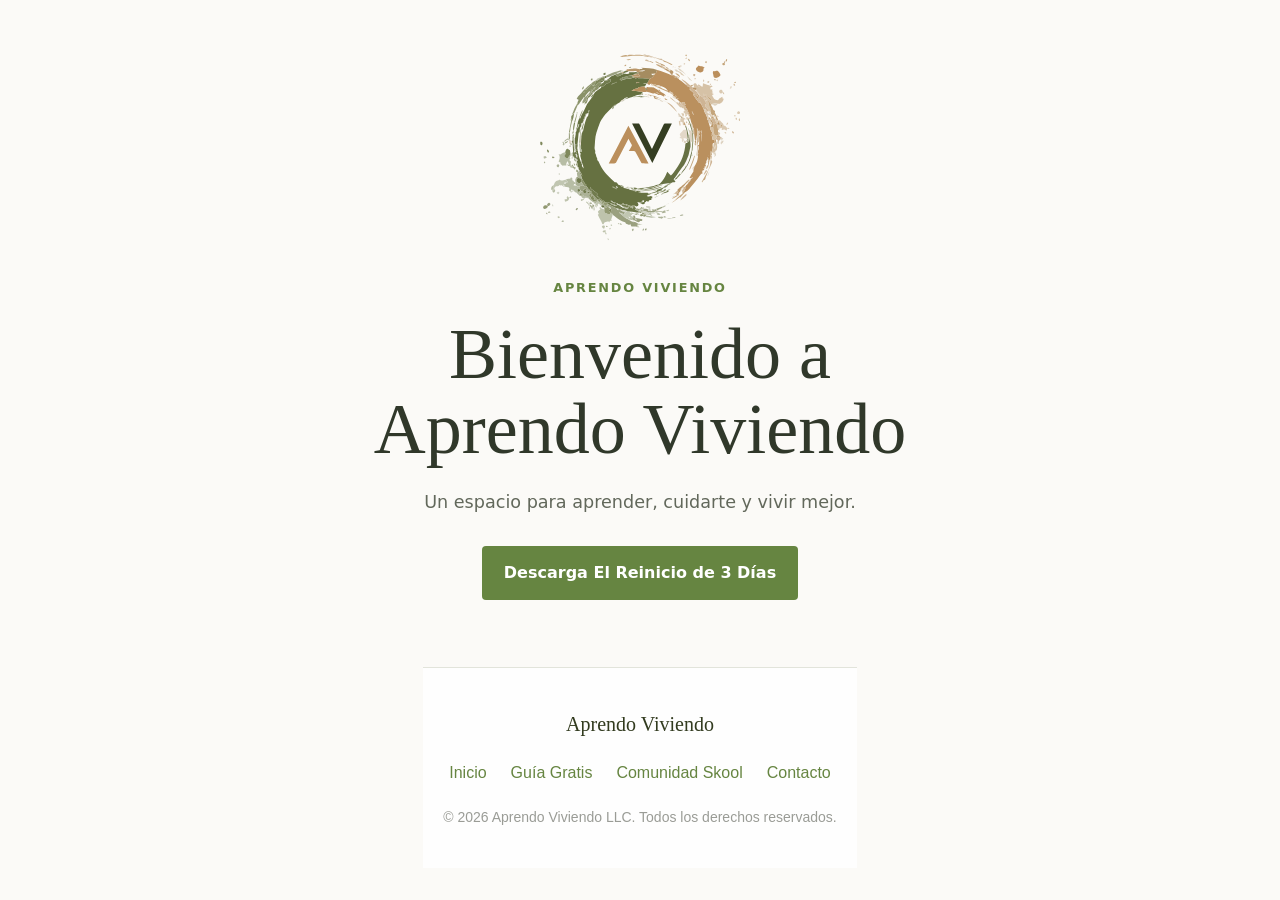
<file: index.html>
<!doctype html>
<html lang="es">
<head>
  <meta charset="utf-8">
  <meta name="viewport" content="width=device-width, initial-scale=1">
  <meta name="description" content="Aprendo Viviendo: ideas y recursos para vivir con más bienestar.">
  <meta name="theme-color" content="#668541">
  <title>Aprendo Viviendo</title>
  <!-- Instagram / iMessage Link Preview Icon -->
  <link rel="apple-touch-icon" sizes="180x180" href="/assets/favicon/apple-touch-icon.png">
  <link rel="icon" type="image/png" sizes="32x32" href="/assets/favicon/favicon-32x32.png">
  <link rel="icon" type="image/png" sizes="16x16" href="/assets/favicon/favicon-16x16.png">
  <link rel="manifest" href="/assets/favicon/site.webmanifest">
  <link rel="canonical" href="https://YOUR_DOMAIN.com/" />
  <link rel="stylesheet" href="/styles.css">
  <style>
    :root {
      color-scheme: light;
      --green: #668541;
      --brown: #bb8f60;
      --ink: #30382a;
      --paper: #fbfaf7;
    }

    * { box-sizing: border-box; }

    body {
      display: grid;
      min-height: 100vh;
      margin: 0;
      padding: 32px 20px;
      place-items: center;
      background: var(--paper);
      color: var(--ink);
      font-family: system-ui, sans-serif;
      text-align: center;
    }

    main { max-width: 640px; }

    .hero-logo {
      display: block;
      width: 200px;
      height: 200px;
      margin: 0 auto 24px;
      object-fit: cover;
    }

    .brand {
      margin: 0 0 18px;
      color: var(--green);
      font-size: 0.8rem;
      font-weight: 700;
      letter-spacing: 0.14em;
      text-transform: uppercase;
    }

    h1 {
      margin: 0;
      font-family: Georgia, serif;
      font-size: clamp(2.5rem, 8vw, 4.5rem);
      font-weight: 500;
      line-height: 1.05;
    }

    .welcome {
      margin: 20px 0 30px;
      color: #62685b;
      font-size: 1.1rem;
      line-height: 1.6;
    }

    .cta {
      display: inline-block;
      padding: 14px 22px;
      border-radius: 4px;
      background: var(--green);
      color: #fff;
      font-weight: 700;
      text-decoration: none;
    }

    .cta:hover, .cta:focus-visible { background: var(--brown); }
  </style>
  <script async src="https://www.googletagmanager.com/gtag/js?id=G-STF9F81YH5"></script>
  <script>
    window.dataLayer = window.dataLayer || [];
    function gtag(){dataLayer.push(arguments);}
    gtag('js', new Date());
    gtag('config', 'G-STF9F81YH5');
  </script>
</head>
<body>
  <main>
    <img class="hero-logo" src="/assets/logo.svg" width="200" height="200" alt="Aprendo Viviendo Logo" fetchpriority="high" loading="eager">
    <p class="brand">Aprendo Viviendo</p>
    <h1>Bienvenido a Aprendo Viviendo</h1>
    <p class="welcome">Un espacio para aprender, cuidarte y vivir mejor.</p>
    <a class="cta" href="/reinicio-3-dias/">Descarga El Reinicio de 3 Días</a>
  </main>

  <footer class="site-footer">
    <div class="footer-content">
      <p class="footer-brand">Aprendo Viviendo</p>
      <div class="footer-links">
        <a href="/">Inicio</a>
        <a href="/reinicio-3-dias/">Guía Gratis</a>
        <a href="https://www.skool.com/aprendo-viviendo-comunidad-7021/about" target="_blank" rel="noopener">Comunidad Skool</a>
        <a href="mailto:hola@aprendoviviendo.com">Contacto</a>
      </div>
      <p class="footer-copy">&copy; 2026 Aprendo Viviendo LLC. Todos los derechos reservados.</p>
    </div>
  </footer>
</body>
</html>
</file>
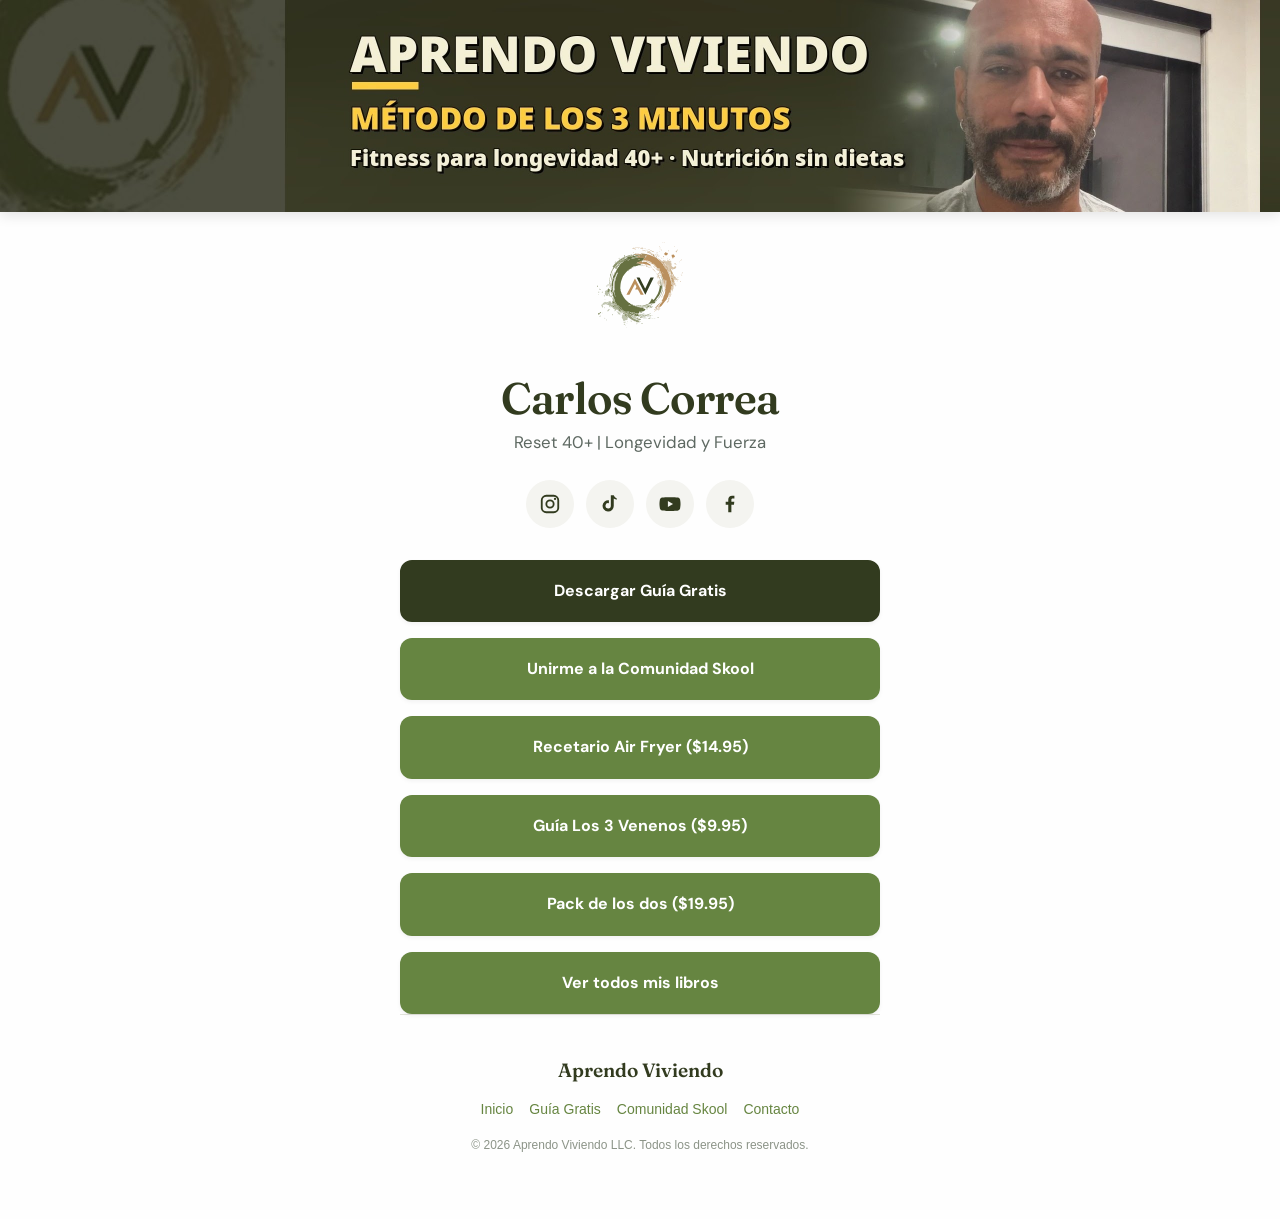
<file: links/index.html>
<!doctype html>
<html lang="es">
<head>
  <meta charset="utf-8">
  <meta name="viewport" content="width=device-width, initial-scale=1">
  <meta name="theme-color" content="#fefefe">
  <meta name="description" content="Sigue a Carlos Correa y descubre recursos sobre longevidad y fuerza en Aprendo Viviendo.">
  <title>Carlos Correa | Aprendo Viviendo</title>
  
  <!-- Fonts -->
  <link rel="preconnect" href="https://fonts.googleapis.com">
  <link rel="preconnect" href="https://fonts.gstatic.com" crossorigin>
  <link href="https://fonts.googleapis.com/css2?family=DM+Sans:wght@400;500;600;700&family=Fraunces:opsz,wght@9..144,500;9..144,600;9..144,700&display=swap" rel="stylesheet">

  <!-- Icons -->
  <link rel="apple-touch-icon" sizes="180x180" href="/assets/favicon/apple-touch-icon.png">
  <link rel="icon" type="image/png" sizes="32x32" href="/assets/favicon/favicon-32x32.png">
  <link rel="icon" type="image/png" sizes="16x16" href="/assets/favicon/favicon-16x16.png">
  
  <link rel="stylesheet" href="/styles.css">
  <link rel="stylesheet" href="styles.css">
  
  <script async src="https://www.googletagmanager.com/gtag/js?id=G-STF9F81YH5"></script>
  <script>
    window.dataLayer = window.dataLayer || [];
    function gtag(){dataLayer.push(arguments);}
    gtag('js', new Date());
    gtag('config', 'G-STF9F81YH5');
  </script>
</head>
<body>
  <main class="profile">
    <!-- Hero Banner -->
    <a href="/" aria-label="Aprendo Viviendo Inicio" class="hero-banner-link">
      <img src="/assets/banner.jpg" alt="Aprendo Viviendo - Método de los 3 Minutos" class="hero-banner-img">
    </a>
    <header class="profile-header">
      <a href="/" aria-label="Aprendo Viviendo, inicio"><img class="logo" src="/assets/logo.svg" width="144" height="144" alt="Aprendo Viviendo"></a>
      <h1>Carlos Correa</h1>
      <p class="subtitle">Reset 40+ | Longevidad y Fuerza</p>
    </header>

    <nav class="social-links" aria-label="Redes sociales de Carlos Correa">
      <a class="social-icon" href="https://www.instagram.com/aprendo_viviendo777" target="_blank" rel="noopener" aria-label="Instagram">
        <svg viewBox="0 0 24 24" aria-hidden="true" focusable="false">
          <rect x="3" y="3" width="18" height="18" rx="5" fill="none" stroke="currentColor" stroke-width="2"></rect>
          <circle cx="12" cy="12" r="4" fill="none" stroke="currentColor" stroke-width="2"></circle>
          <circle cx="17.5" cy="6.5" r="1.25" fill="currentColor"></circle>
        </svg>
      </a>
      <a class="social-icon" href="https://www.tiktok.com/@aprendoviviendo" target="_blank" rel="noopener" aria-label="TikTok">
        <svg viewBox="0 0 24 24" aria-hidden="true" focusable="false">
          <path fill="currentColor" d="M19.6 7.1a5.7 5.7 0 0 1-3.5-1.2v8.2a6.1 6.1 0 1 1-5.3-6.1v3.2a2.9 2.9 0 1 0 2.1 2.8V2.5h3.2a5.7 5.7 0 0 0 3.5 3.7v.9Z"></path>
        </svg>
      </a>
      <a class="social-icon" href="https://www.youtube.com/@AprendoViviendo" target="_blank" rel="noopener" aria-label="YouTube">
        <svg viewBox="0 0 24 24" aria-hidden="true" focusable="false">
          <path fill="currentColor" d="M23 7.1a3 3 0 0 0-2.1-2.1C19.1 4.5 12 4.5 12 4.5s-7.1 0-8.9.5A3 3 0 0 0 1 7.1 31 31 0 0 0 .5 12a31 31 0 0 0 .5 4.9 3 3 0 0 0 2.1 2.1c1.8.5 8.9.5 8.9.5s7.1 0 8.9-.5a3 3 0 0 0 2.1-2.1 31 31 0 0 0 .5-4.9 31 31 0 0 0-.5-4.9ZM9.7 15.2V8.8l5.6 3.2-5.6 3.2Z"></path>
        </svg>
      </a>
      <a class="social-icon" href="https://www.facebook.com/AprendoViviendoFB" target="_blank" rel="noopener" aria-label="Facebook">
        <svg viewBox="0 0 24 24" aria-hidden="true" focusable="false">
          <path fill="currentColor" d="M13.5 21v-8.2h2.8l.4-3.2h-3.2V7.5c0-.9.3-1.5 1.6-1.5h1.7V3.1c-.3 0-1.3-.1-2.5-.1-2.5 0-4.2 1.5-4.2 4.3v2.3H7.3v3.2h2.8V21h3.4Z"></path>
        </svg>
      </a>
    </nav>

    <nav class="links" aria-label="Enlaces de Carlos Correa">
      <a class="link-button link-button-primary" href="https://aprendoviviendo.com/reinicio-3-dias/">Descargar Guía Gratis</a>
      <a class="link-button" href="https://www.skool.com/aprendo-viviendo-comunidad-7021/about">Unirme a la Comunidad Skool</a>
      <a class="link-button" href="https://gumroad.com/l/recetario-air-fryer">Recetario Air Fryer ($14.95)</a>
      <a class="link-button" href="https://gumroad.com/l/guia-3-venenos">Guía Los 3 Venenos ($9.95)</a>
      <a class="link-button" href="https://gumroad.com/l/pack-sin-dietas">Pack de los dos ($19.95)</a>
      <a class="link-button" href="https://gumroad.com/aprender31">Ver todos mis libros</a>
    </nav>

    <footer class="site-footer">
      <div class="footer-content">
        <p class="footer-brand">Aprendo Viviendo</p>
        <div class="footer-links">
          <a href="/">Inicio</a>
          <a href="/reinicio-3-dias/">Guía Gratis</a>
          <a href="https://www.skool.com/aprendo-viviendo-comunidad-7021/about" target="_blank" rel="noopener">Comunidad Skool</a>
          <a href="mailto:hola@aprendoviviendo.com">Contacto</a>
        </div>
        <p class="footer-copy">&copy; 2026 Aprendo Viviendo LLC. Todos los derechos reservados.</p>
      </div>
    </footer>
  </main>
</body>
</html>
</file>
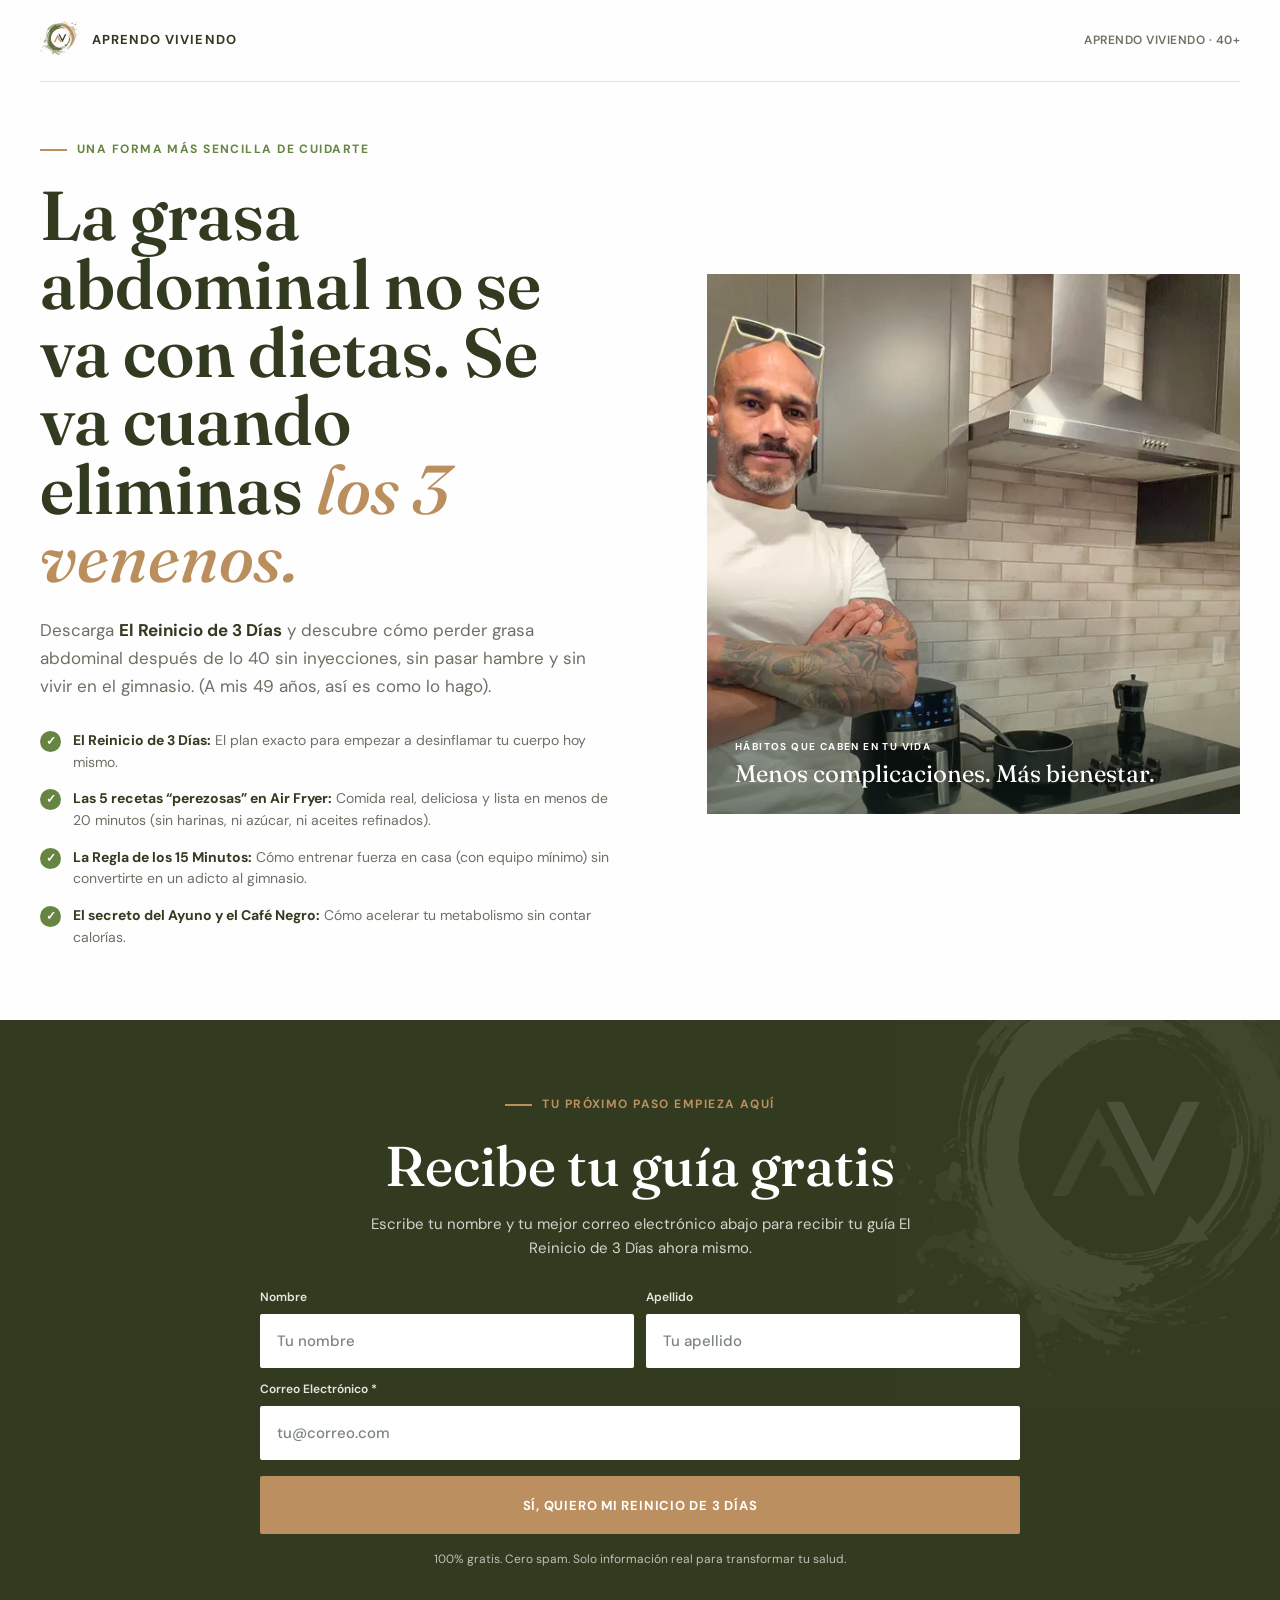
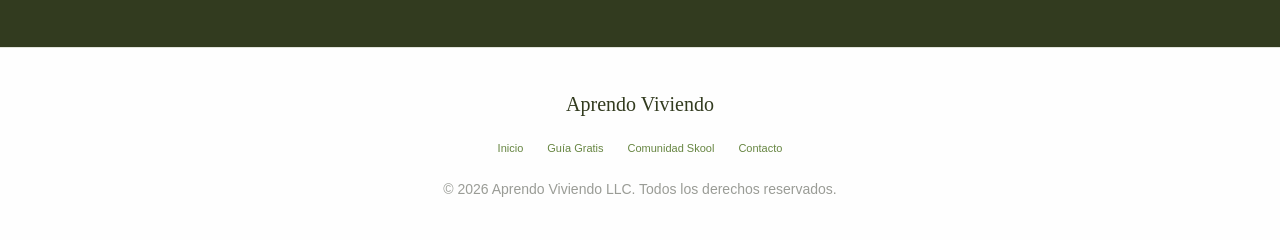
<file: reinicio-3-dias/index.html>
<!doctype html>
<html lang="es">
<head>
  <meta charset="utf-8">
  <meta name="viewport" content="width=device-width, initial-scale=1">
  <meta name="theme-color" content="#fefefe">
  <meta name="description" content="Descarga El Reinicio de 3 Días: Una guía gratuita para perder grasa abdominal después de lo 40 sin inyecciones, pasar hambre ni vivir en el gimnasio.">
  <meta name="robots" content="noindex, nofollow">
  <title>El Reinicio de 3 Días | Aprendo Viviendo</title>
  <!-- Instagram / iMessage Link Preview Icon -->
  <link rel="apple-touch-icon" sizes="180x180" href="/assets/favicon/apple-touch-icon.png">
  <link rel="icon" type="image/png" sizes="32x32" href="/assets/favicon/favicon-32x32.png">
  <link rel="icon" type="image/png" sizes="16x16" href="/assets/favicon/favicon-16x16.png">
  <link rel="manifest" href="/assets/favicon/site.webmanifest">
  <link rel="preconnect" href="https://fonts.googleapis.com">
  <link rel="preconnect" href="https://fonts.gstatic.com" crossorigin>
  <link href="https://fonts.googleapis.com/css2?family=DM+Sans:wght@400;500;600;700&family=Fraunces:opsz,wght@9..144,500;9..144,600;9..144,700&display=swap" rel="stylesheet">
  <link rel="stylesheet" href="/styles.css">
  <link rel="stylesheet" href="styles.css">
  <script async src="https://www.googletagmanager.com/gtag/js?id=G-STF9F81YH5"></script>
  <script>
    window.dataLayer = window.dataLayer || [];
    function gtag(){dataLayer.push(arguments);}
    gtag('js', new Date());
    gtag('config', 'G-STF9F81YH5');
  </script>
</head>
<body>
  <header class="topbar">
    <a class="brand" href="/" aria-label="Aprendo Viviendo, inicio">
      <img class="brand-logo" src="/assets/logo.svg" width="40" height="40" alt="Aprendo Viviendo Logo">
      <span>Aprendo Viviendo</span>
    </a>
    <span class="top-note">Aprendo Viviendo · 40+</span>
  </header>

  <main>
    <section class="hero" id="inicio" aria-labelledby="hero-title">
      <div class="hero-copy">
        <p class="eyebrow">Una forma más sencilla de cuidarte</p>
        <h1 id="hero-title">La grasa abdominal no se va con dietas. Se va cuando eliminas <em>los 3 venenos.</em></h1>
        <p class="intro">Descarga <strong>El Reinicio de 3 Días</strong> y descubre cómo perder grasa abdominal después de lo 40 sin inyecciones, sin pasar hambre y sin vivir en el gimnasio. (A mis 49 años, así es como lo hago).</p>

        <ul class="benefits">
          <li><span class="check" aria-hidden="true">✓</span><span><strong>El Reinicio de 3 Días:</strong> El plan exacto para empezar a desinflamar tu cuerpo hoy mismo.</span></li>
          <li><span class="check" aria-hidden="true">✓</span><span><strong>Las 5 recetas “perezosas” en Air Fryer:</strong> Comida real, deliciosa y lista en menos de 20 minutos (sin harinas, ni azúcar, ni aceites refinados).</span></li>
          <li><span class="check" aria-hidden="true">✓</span><span><strong>La Regla de los 15 Minutos:</strong> Cómo entrenar fuerza en casa (con equipo mínimo) sin convertirte en un adicto al gimnasio.</span></li>
          <li><span class="check" aria-hidden="true">✓</span><span><strong>El secreto del Ayuno y el Café Negro:</strong> Cómo acelerar tu metabolismo sin contar calorías.</span></li>
        </ul>
      </div>

      <div class="hero-photo">
        <picture>
          <source type="image/webp" media="(max-width: 560px)" srcset="/assets/carlos-en-cocina-small.webp 600w, /assets/carlos-en-cocina-medium.webp 900w, /assets/carlos-en-cocina-large.webp 1200w" sizes="calc(100vw - 40px)">
          <source type="image/webp" media="(max-width: 850px)" srcset="/assets/carlos-en-cocina-small.webp 600w, /assets/carlos-en-cocina-medium.webp 900w, /assets/carlos-en-cocina-large.webp 1200w" sizes="calc(100vw - 64px)">
          <source type="image/webp" srcset="/assets/carlos-en-cocina-small.webp 600w, /assets/carlos-en-cocina-medium.webp 900w, /assets/carlos-en-cocina-large.webp 1200w" sizes="550px">
          <img src="/assets/carlos-en-cocina.jpg" alt="Carlos en su cocina" width="1200" height="1600" fetchpriority="high" loading="eager">
        </picture>
        <div class="photo-caption"><span>Hábitos que caben en tu vida</span>Menos complicaciones. Más bienestar.</div>
      </div>
    </section>

    <section class="signup" id="guia" aria-labelledby="signup-title">
      <div class="signup-inner">
        <p class="eyebrow">Tu próximo paso empieza aquí</p>
        <h2 id="signup-title">Recibe tu guía gratis</h2>
        <p class="signup-copy">Escribe tu nombre y tu mejor correo electrónico abajo para recibir tu guía El Reinicio de 3 Días ahora mismo.</p>

        <form id="loops-form" class="signup-form">
          <label for="firstName">Nombre
            <input id="firstName" name="firstName" type="text" autocomplete="given-name" placeholder="Tu nombre" required>
          </label>
          <label for="lastName">Apellido
            <input id="lastName" name="lastName" type="text" autocomplete="family-name" placeholder="Tu apellido" required>
          </label>
          <label class="full-width" for="email">Correo Electrónico *
            <input id="email" name="email" type="email" autocomplete="email" placeholder="tu@correo.com" required>
          </label>
          
          <!-- IMPORTANT: Replace this value with your actual Loops Mailing List ID -->
          <input type="hidden" name="mailingLists" value="cmwevjjm6kmm10jzv045dduwr">
          
          <button id="loops-submit-btn" type="submit">Sí, quiero mi Reinicio de 3 Días</button>
          <p id="form-message" style="display: none; margin-top: 15px; font-weight: bold; text-align: center;"></p>
        </form>
        <p class="trust">100% gratis. Cero spam. Solo información real para transformar tu salud.</p>
      </div>
    </section>
  </main>

  <footer class="site-footer">
    <div class="footer-content">
      <p class="footer-brand">Aprendo Viviendo</p>
      <div class="footer-links">
        <a href="/">Inicio</a>
        <a href="/reinicio-3-dias/">Guía Gratis</a>
        <a href="https://www.skool.com/aprendo-viviendo-comunidad-7021/about" target="_blank" rel="noopener">Comunidad Skool</a>
        <a href="mailto:hola@aprendoviviendo.com">Contacto</a>
      </div>
      <p class="footer-copy">&copy; 2026 Aprendo Viviendo LLC. Todos los derechos reservados.</p>
    </div>
  </footer>
  
  <script src="script.js"></script>
</body>
</html>
</file>
<file: styles.css>
/* Global CSS Resets and Defaults */
* {
  margin: 0;
  padding: 0;
  box-sizing: border-box;
}

html {
  scroll-behavior: smooth;
}

body {
  line-height: 1.6;
}

img, picture, video, canvas, svg {
  display: block;
  max-width: 100%;
  height: auto;
}

button, input, optgroup, select, textarea {
  font-family: inherit;
}

p, h1, h2, h3, h4, h5, h6 {
  overflow-wrap: break-word;
}

a {
  color: inherit;
  text-decoration: inherit;
}

/* Global Site Footer */
.site-footer {
  background: #fefefe;
  border-top: 1px solid #e2e4db;
  color: #6b7264;
  font-family: Helvetica, Arial, sans-serif;
  padding: 40px 20px;
  text-align: center;
  margin-top: auto;
}

.footer-content {
  max-width: 1200px;
  margin: 0 auto;
}

.footer-brand {
  margin: 0 0 20px;
  font-family: Georgia, serif;
  font-size: 1.25rem;
  font-weight: 500;
  color: #323b1f;
}

.footer-links {
  display: flex;
  flex-wrap: wrap;
  justify-content: center;
  gap: 24px;
  margin: 0 0 20px;
}

.footer-links a {
  color: #668541;
  text-decoration: none;
  font-weight: 500;
  transition: color 150ms ease;
}

.footer-links a:hover,
.footer-links a:focus-visible {
  color: #bb8f60;
}

.footer-links a:focus-visible {
  outline: 2px solid #323b1f;
  outline-offset: 2px;
  border-radius: 2px;
}

.footer-copy {
  margin: 0;
  font-size: 0.875rem;
  color: #9a9c96;
}

@media (max-width: 480px) {
  .site-footer {
    padding: 32px 16px;
  }

  .footer-links {
    gap: 16px;
    font-size: 0.95rem;
  }
}
</file>
<file: links/styles.css>
:root {
  color-scheme: light;
  --background: #fefefe;
  --text: #323b1f;
  --green: #668541;
  --brown: #bb8f60;
  --line: #e2e4db;
  --serif: "Fraunces", Georgia, serif;
  --sans: "DM Sans", sans-serif;
}

* {
  box-sizing: border-box;
}

body {
  display: grid;
  min-height: 100vh;
  margin: 0;
  padding: 0 20px 24px;
  place-items: center;
  background: var(--background);
  color: var(--text);
  font-family: var(--sans);
  text-align: center;
  -webkit-font-smoothing: antialiased;
}

.hero-banner-link {
  display: block;
  width: 100vw;
  max-width: 100vw;
  position: relative;
  left: 50%;
  right: 50%;
  margin-left: -50vw;
  margin-right: -50vw;
  overflow: hidden;
}

.hero-banner-img {
  width: 100%;
  max-width: 100%;
  height: auto;
  display: block;
  border-radius: 0;
  margin-bottom: 24px;
  box-shadow: 0 4px 12px rgba(0,0,0,0.1);
}

.profile {
  width: min(100%, 480px);
  margin: auto;
}

.profile-header {
  margin-top: 0;
  margin-bottom: 24px;
}

.logo {
  display: block;
  width: 110px;
  height: 110px;
  margin: 0 auto 28px;
  border-radius: 50%;
  object-fit: contain;
  transform: scale(1.4);
  padding: 0;
  border: none;
  background-color: transparent;
}

h1 {
  margin: 0;
  font-family: var(--serif);
  font-size: clamp(2rem, 8vw, 2.75rem);
  font-weight: 600;
  line-height: 1.1;
  letter-spacing: -0.02em;
}

.subtitle {
  margin: 8px 0 20px;
  font-size: 1.05rem;
  color: #5e6962;
  line-height: 1.5;
}

.social-links {
  display: flex !important;
  flex-direction: row !important;
  flex-wrap: wrap;
  justify-content: center;
  gap: 12px;
  margin-bottom: 32px;
  width: 100%;
}

.social-icon {
  display: flex !important;
  flex-shrink: 0;
  width: 48px !important;
  height: 48px !important;
  align-items: center;
  justify-content: center;
  border-radius: 50%;
  background-color: #f4f4f0;
  color: var(--text);
  text-decoration: none;
  transition: background-color 150ms ease, transform 150ms ease;
}

.social-icon:hover {
  transform: translateY(-2px);
  background-color: #e9e9e2;
}

.social-icon:focus-visible {
  outline: 3px solid var(--green);
  outline-offset: 3px;
}

.social-icon svg {
  width: 22px !important;
  height: 22px !important;
  max-width: 100%;
  max-height: 100%;
  display: block;
}

.links {
  display: grid;
  gap: 16px;
}

.link-button {
  display: block;
  width: 100%;
  padding: 18px 20px;
  border: 2px solid transparent;
  border-radius: 12px;
  background: var(--green);
  color: #fff;
  font-size: 1rem;
  font-weight: 700;
  line-height: 1.4;
  text-decoration: none;
  box-shadow: 0 2px 4px rgba(0,0,0,0.05);
  transition: background-color 150ms ease, transform 150ms ease, box-shadow 150ms ease;
}

.link-button:hover,
.link-button:focus-visible {
  transform: translateY(-2px);
  background: #567235;
  box-shadow: 0 4px 8px rgba(0,0,0,0.1);
}

.link-button-primary {
  background: var(--text);
  border-color: var(--text);
}

.link-button-primary:hover,
.link-button-primary:focus-visible {
  background: #1d2312;
}

.link-button:focus-visible {
  outline: 3px solid var(--green);
  outline-offset: 3px;
}

footer {
  margin-top: 48px;
  font-size: 0.875rem;
  color: #5e6962;
}

.footer-brand {
  font-family: var(--serif);
  font-size: 1.2rem;
  font-weight: 600;
  color: var(--text);
  margin-bottom: 12px;
}

.footer-links {
  display: flex;
  justify-content: center;
  flex-wrap: wrap;
  gap: 16px;
  margin-bottom: 16px;
}

.footer-links a {
  color: var(--green);
  text-decoration: none;
  font-weight: 500;
}

.footer-links a:hover {
  text-decoration: underline;
}

.footer-copy {
  font-size: 0.75rem;
  color: #8c9488;
}

@media (max-width: 480px) {
  body {
    padding: 0 16px 20px;
  }
  .link-button {
    padding: 16px;
    font-size: 0.95rem;
  }
}
</file>
<file: reinicio-3-dias/styles.css>
:root {
  color-scheme: light;

  /* Brand Colors */
  --paper: #fefefe;
  --ink: #323b1f;       /* V Logo Color */
  --muted: #6b7264;
  --green: #668541;     /* Main Swirl Green */
  --brown: #bb8f60;     /* Main Swirl Brown */
  --logo-a: #ba8f5d;    /* A Logo Color */
  --logo-v: #323b1f;    /* V Logo Color */
  --line: #e2e4db;

  --serif: "Fraunces", Georgia, serif;
  --sans: "DM Sans", sans-serif;
}

* { box-sizing: border-box; }

body {
  margin: 0;
  background: var(--paper);
  color: var(--ink);
  font-family: var(--sans);
  -webkit-font-smoothing: antialiased;
}

a { color: inherit; }

.topbar {
  width: min(1200px, calc(100% - 64px));
  height: 82px;
  margin: 0 auto;
  display: flex;
  align-items: center;
  justify-content: space-between;
  border-bottom: 1px solid var(--line);
}

.brand {
  display: inline-flex;
  align-items: center;
  gap: 12px;
  font-size: 13px;
  font-weight: 700;
  letter-spacing: 0.08em;
  text-decoration: none;
  text-transform: uppercase;
  color: var(--ink);
}

.brand-logo {
  display: block;
  width: 40px;
  height: 40px;
  object-fit: cover;
}

.top-note {
  color: var(--muted);
  font-size: 12px;
  font-weight: 600;
  letter-spacing: 0.04em;
  text-transform: uppercase;
}

.hero {
  width: min(1200px, calc(100% - 64px));
  min-height: 690px;
  margin: 0 auto;
  padding: 58px 0 72px;
  display: grid;
  grid-template-columns: minmax(0, 1.04fr) minmax(360px, 0.96fr);
  align-items: center;
  gap: clamp(44px, 7vw, 100px);
}

.eyebrow {
  display: flex;
  align-items: center;
  gap: 10px;
  margin: 0 0 22px;
  color: var(--green);
  font-size: 12px;
  font-weight: 700;
  letter-spacing: 0.12em;
  text-transform: uppercase;
}

.eyebrow::before {
  width: 27px;
  height: 2px;
  background: var(--logo-a);
  content: "";
}

h1 {
  max-width: 650px;
  margin: 0;
  font-family: var(--serif);
  font-size: clamp(48px, 5.4vw, 76px);
  font-weight: 600;
  letter-spacing: 0;
  line-height: 0.99;
}

h1 em {
  color: var(--logo-a);
  font-weight: 500;
}

.intro {
  max-width: 580px;
  margin: 24px 0 30px;
  color: var(--muted);
  font-size: 17px;
  line-height: 1.65;
}

.intro strong { color: var(--ink); font-weight: 700; }

.benefits {
  display: grid;
  gap: 15px;
  margin: 0;
  padding: 0;
  list-style: none;
}

.benefits li {
  display: grid;
  grid-template-columns: 22px 1fr;
  gap: 11px;
  align-items: start;
  color: var(--muted);
  font-size: 14px;
  line-height: 1.55;
}

.check {
  display: grid;
  width: 21px;
  aspect-ratio: 1;
  margin-top: 1px;
  place-items: center;
  border-radius: 50%;
  background: var(--green);
  color: #fff;
  font-size: 12px;
  font-weight: 700;
}

.benefits strong { color: var(--ink); font-weight: 700; }

.hero-photo {
  position: relative;
  min-height: 540px;
  overflow: hidden;
  background: #a8a28d;
  isolation: isolate;
}

.hero-photo::after {
  position: absolute;
  z-index: -1;
  inset: 0;
  background: linear-gradient(180deg, transparent 55%, rgb(18 35 27 / 58%));
  content: "";
}

.hero-photo picture {
  position: absolute;
  z-index: -2;
  inset: 0;
}

.hero-photo img {
  display: block;
  width: 100%;
  height: 100%;
  object-fit: cover;
  object-position: center top;
}

.photo-caption {
  position: absolute;
  right: 28px;
  bottom: 25px;
  left: 28px;
  color: #fff;
  font-family: var(--serif);
  font-size: 24px;
  line-height: 1.2;
}

.photo-caption span {
  display: block;
  margin-bottom: 7px;
  color: var(--paper);
  font-family: var(--sans);
  font-size: 10px;
  font-weight: 700;
  letter-spacing: 0.14em;
  text-transform: uppercase;
}

.signup {
  position: relative;
  overflow: hidden;
  isolation: isolate;
  background: var(--logo-v); /* Using the deep V green for the dark section */
  color: #fff;
}

.signup::before {
  position: absolute;
  top: -80px;
  right: -80px;
  width: min(470px, 85vw);
  aspect-ratio: 1;
  background: url("assets/logo.svg") center / cover no-repeat;
  filter: grayscale(1) invert(1);
  mix-blend-mode: screen;
  opacity: 0.15;
  content: "";
  pointer-events: none;
}

.signup-inner {
  position: relative;
  width: min(760px, calc(100% - 48px));
  margin: 0 auto;
  padding: 75px 0 78px;
  text-align: center;
}

.signup .eyebrow {
  justify-content: center;
  color: var(--brown);
}

.signup h2 {
  margin: 0;
  font-family: var(--serif);
  font-size: clamp(38px, 5vw, 56px);
  font-weight: 500;
  letter-spacing: 0;
  line-height: 1.04;
}

.signup-copy {
  max-width: 540px;
  margin: 17px auto 28px;
  color: rgb(255 255 255 / 78%);
  font-size: 15px;
  line-height: 1.6;
}

.signup-form {
  display: grid;
  grid-template-columns: 1fr 1fr;
  gap: 12px;
  text-align: left;
}

.signup-form label {
  display: grid;
  gap: 7px;
  color: rgb(255 255 255 / 88%);
  font-size: 12px;
  font-weight: 600;
}

.signup-form .full-width,
.signup-form button {
  grid-column: 1 / -1;
}

.signup-form input {
  width: 100%;
  min-height: 54px;
  padding: 0 16px;
  border: 1px solid rgb(255 255 255 / 24%);
  border-radius: 2px;
  outline: none;
  background: #fff;
  color: var(--ink);
  font: 500 15px var(--sans);
}

.signup-form input:focus-visible {
  outline: 3px solid var(--brown);
  outline-offset: 2px;
}

.signup-form input::placeholder { color: #7c857e; }

.signup-form button {
  min-height: 58px;
  margin-top: 4px;
  border: 0;
  border-radius: 2px;
  background: var(--brown);
  color: #fff;
  cursor: pointer;
  font: 700 13px var(--sans);
  letter-spacing: 0.06em;
  text-transform: uppercase;
  transition: background 160ms ease, transform 160ms ease;
}

.signup-form button:hover {
  transform: translateY(-2px);
  background: var(--logo-a);
}

.signup-form button:focus-visible {
  outline: 3px solid #fff;
  outline-offset: 3px;
}

.trust {
  margin: 16px 0 0;
  color: rgb(255 255 255 / 68%);
  font-size: 12px;
}

footer {
  padding: 20px 24px;
  background: var(--logo-v);
  color: rgb(255 255 255 / 58%);
  font-size: 11px;
  text-align: center;
}

@media (max-width: 850px) {
  .hero {
    min-height: 0;
    grid-template-columns: 1fr;
    gap: 36px;
    padding: 48px 0 60px;
  }

  .hero-copy { max-width: 700px; }
  .hero-photo { min-height: 430px; }
}

@media (max-width: 560px) {
  .topbar, .hero { width: calc(100% - 40px); }
  .topbar { height: 68px; }
  .brand { font-size: 11px; }
  .top-note { font-size: 10px; }
  .hero { gap: 30px; padding: 38px 0 48px; }
  h1 { font-size: clamp(43px, 12vw, 58px); }
  .intro { margin: 19px 0 24px; font-size: 15px; }
  .benefits { gap: 13px; }
  .benefits li { font-size: 13px; }
  .hero-photo { min-height: 360px; }
  .photo-caption { right: 20px; bottom: 20px; left: 20px; font-size: 21px; }
  .signup-inner { padding: 58px 0 62px; }
  .signup-form { grid-template-columns: 1fr; gap: 14px; }
  .signup-form button { margin-top: 2px; }
}

@media (prefers-reduced-motion: reduce) {
  *, *::before, *::after { scroll-behavior: auto !important; transition-duration: 0.01ms !important; }
}
</file>
